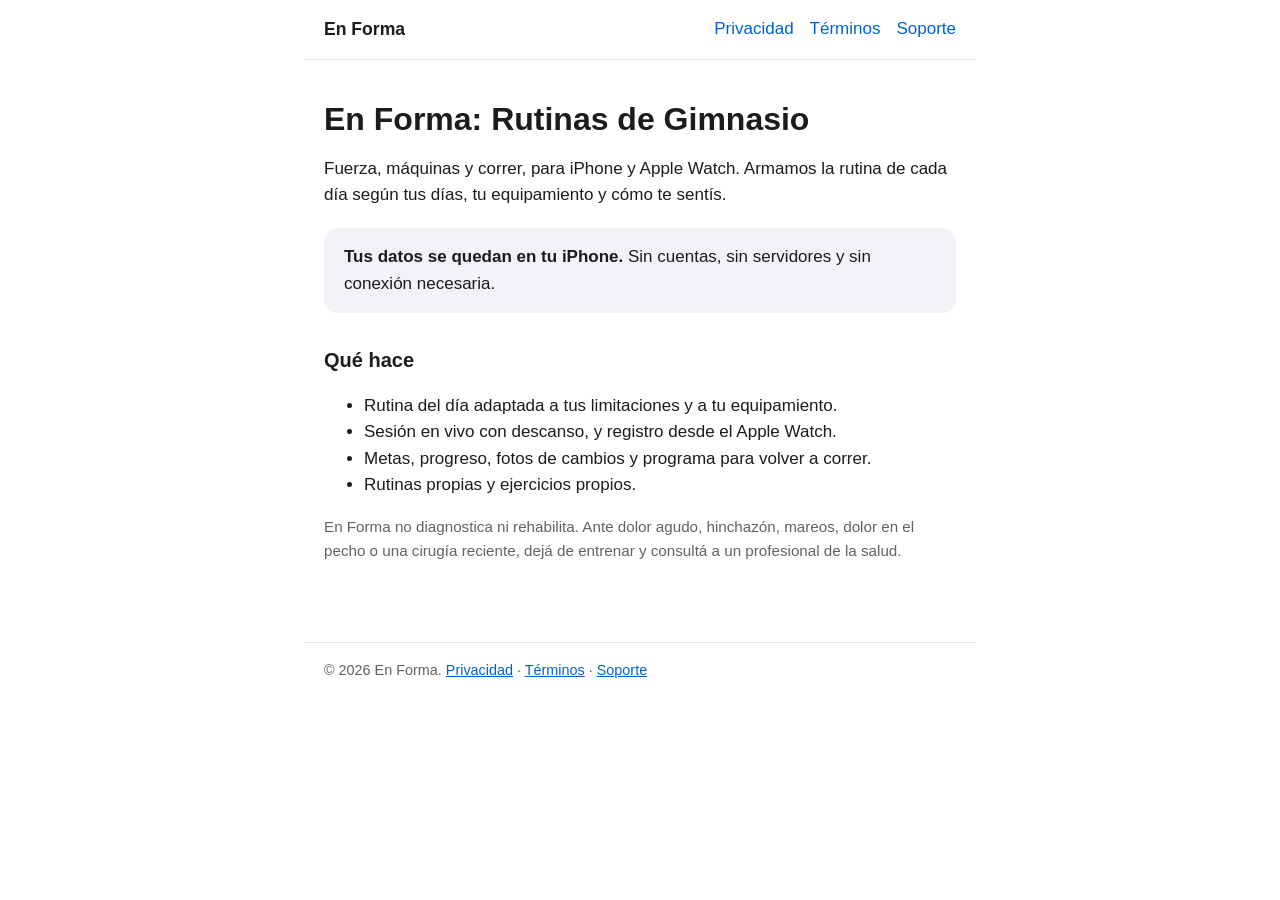
<file: index.html>
<!doctype html>
<html lang="es-AR">
<head>
<meta charset="utf-8">
<meta name="viewport" content="width=device-width,initial-scale=1">
<title>En Forma: Rutinas de Gimnasio · En Forma</title>
<meta name="description" content="Rutinas de fuerza, máquinas y correr para iPhone y Apple Watch. Todo en tu dispositivo.">
<link rel="stylesheet" href="style.css">
</head>
<body>
<header><a class="logo" href="index.html">En Forma</a>
<nav><a href="privacidad.html">Privacidad</a><a href="terminos.html">Términos</a><a href="soporte.html">Soporte</a></nav></header>
<main>
<h1>En Forma: Rutinas de Gimnasio</h1>
<p>Fuerza, máquinas y correr, para iPhone y Apple Watch. Armamos la rutina de cada día según tus días, tu equipamiento y cómo te sentís.</p>
<div class="card"><strong>Tus datos se quedan en tu iPhone.</strong> Sin cuentas, sin servidores y sin conexión necesaria.</div>
<h2>Qué hace</h2>
<ul>
<li>Rutina del día adaptada a tus limitaciones y a tu equipamiento.</li>
<li>Sesión en vivo con descanso, y registro desde el Apple Watch.</li>
<li>Metas, progreso, fotos de cambios y programa para volver a correr.</li>
<li>Rutinas propias y ejercicios propios.</li>
</ul>
<p class="muted">En Forma no diagnostica ni rehabilita. Ante dolor agudo, hinchazón, mareos, dolor en el pecho o una cirugía reciente, dejá de entrenar y consultá a un profesional de la salud.</p>
</main>
<footer>© 2026 En Forma. <a href="privacidad.html">Privacidad</a> · <a href="terminos.html">Términos</a> · <a href="soporte.html">Soporte</a></footer>
</body>
</html>
</file>
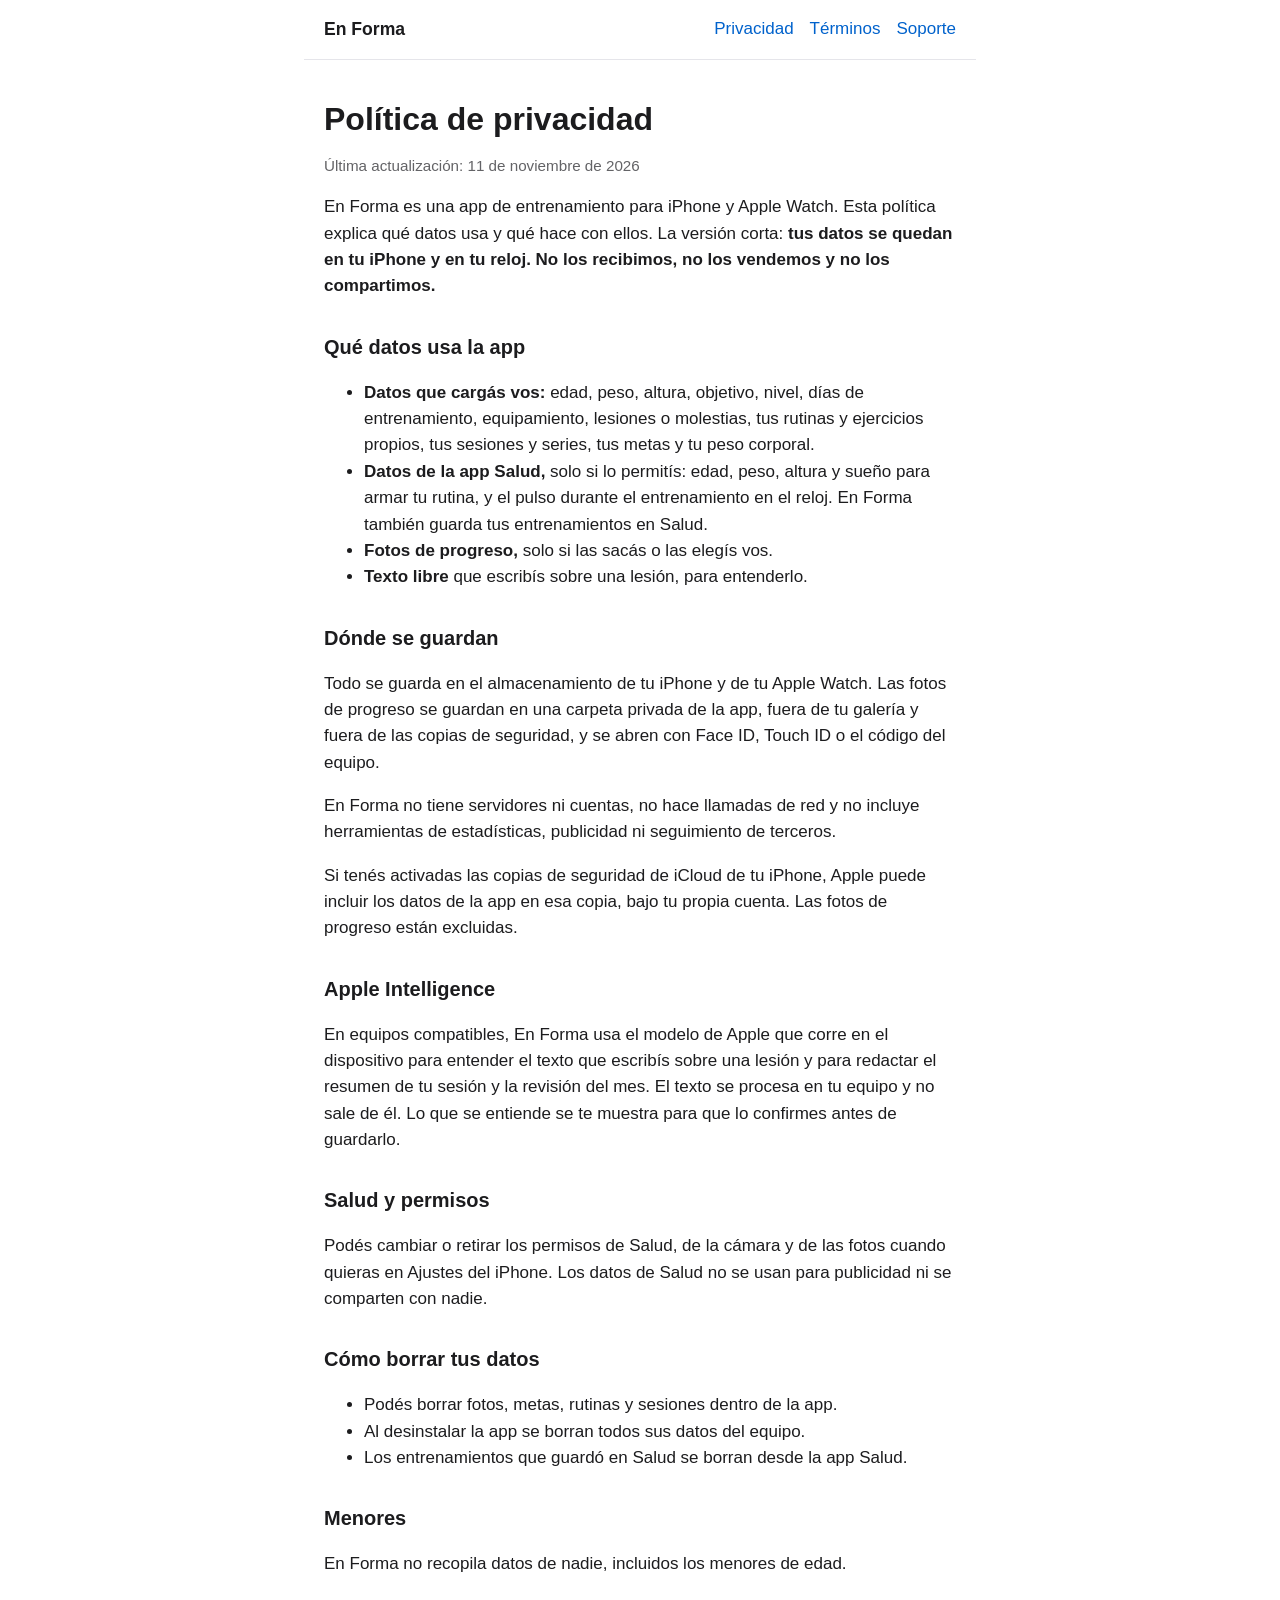
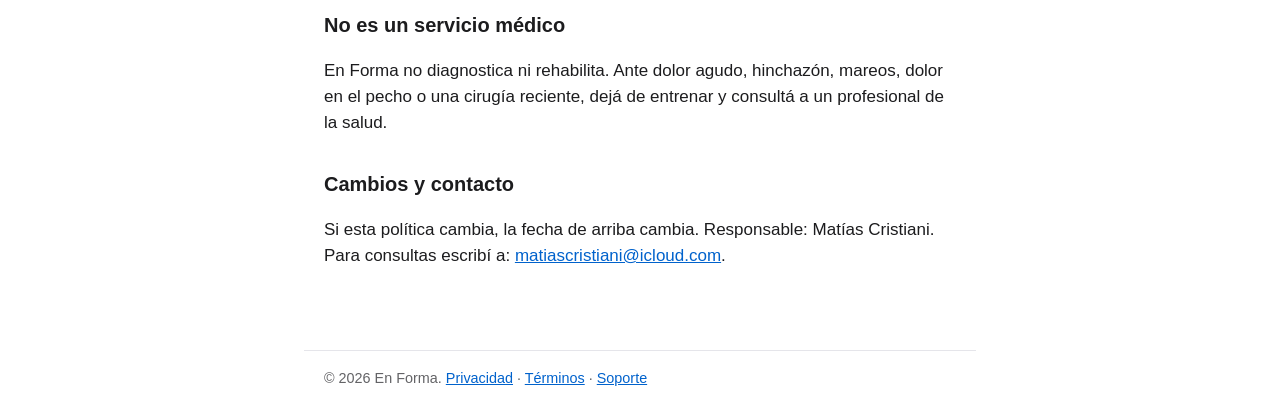
<file: privacidad.html>
<!doctype html>
<html lang="es-AR">
<head>
<meta charset="utf-8">
<meta name="viewport" content="width=device-width,initial-scale=1">
<title>Política de privacidad · En Forma</title>
<meta name="description" content="Qué datos usa En Forma y qué hace con ellos.">
<link rel="stylesheet" href="style.css">
</head>
<body>
<header><a class="logo" href="index.html">En Forma</a>
<nav><a href="privacidad.html">Privacidad</a><a href="terminos.html">Términos</a><a href="soporte.html">Soporte</a></nav></header>
<main>
<h1>Política de privacidad</h1>
<p class="muted">Última actualización: 11 de noviembre de 2026</p>
<p>En Forma es una app de entrenamiento para iPhone y Apple Watch. Esta política explica qué datos usa y qué hace con ellos. La versión corta: <strong>tus datos se quedan en tu iPhone y en tu reloj. No los recibimos, no los vendemos y no los compartimos.</strong></p>
<h2>Qué datos usa la app</h2>
<ul>
<li><strong>Datos que cargás vos:</strong> edad, peso, altura, objetivo, nivel, días de entrenamiento, equipamiento, lesiones o molestias, tus rutinas y ejercicios propios, tus sesiones y series, tus metas y tu peso corporal.</li>
<li><strong>Datos de la app Salud,</strong> solo si lo permitís: edad, peso, altura y sueño para armar tu rutina, y el pulso durante el entrenamiento en el reloj. En Forma también guarda tus entrenamientos en Salud.</li>
<li><strong>Fotos de progreso,</strong> solo si las sacás o las elegís vos.</li>
<li><strong>Texto libre</strong> que escribís sobre una lesión, para entenderlo.</li>
</ul>
<h2>Dónde se guardan</h2>
<p>Todo se guarda en el almacenamiento de tu iPhone y de tu Apple Watch. Las fotos de progreso se guardan en una carpeta privada de la app, fuera de tu galería y fuera de las copias de seguridad, y se abren con Face ID, Touch ID o el código del equipo.</p>
<p>En Forma no tiene servidores ni cuentas, no hace llamadas de red y no incluye herramientas de estadísticas, publicidad ni seguimiento de terceros.</p>
<p>Si tenés activadas las copias de seguridad de iCloud de tu iPhone, Apple puede incluir los datos de la app en esa copia, bajo tu propia cuenta. Las fotos de progreso están excluidas.</p>
<h2>Apple Intelligence</h2>
<p>En equipos compatibles, En Forma usa el modelo de Apple que corre en el dispositivo para entender el texto que escribís sobre una lesión y para redactar el resumen de tu sesión y la revisión del mes. El texto se procesa en tu equipo y no sale de él. Lo que se entiende se te muestra para que lo confirmes antes de guardarlo.</p>
<h2>Salud y permisos</h2>
<p>Podés cambiar o retirar los permisos de Salud, de la cámara y de las fotos cuando quieras en Ajustes del iPhone. Los datos de Salud no se usan para publicidad ni se comparten con nadie.</p>
<h2>Cómo borrar tus datos</h2>
<ul>
<li>Podés borrar fotos, metas, rutinas y sesiones dentro de la app.</li>
<li>Al desinstalar la app se borran todos sus datos del equipo.</li>
<li>Los entrenamientos que guardó en Salud se borran desde la app Salud.</li>
</ul>
<h2>Menores</h2>
<p>En Forma no recopila datos de nadie, incluidos los menores de edad.</p>
<h2>No es un servicio médico</h2>
<p>En Forma no diagnostica ni rehabilita. Ante dolor agudo, hinchazón, mareos, dolor en el pecho o una cirugía reciente, dejá de entrenar y consultá a un profesional de la salud.</p>
<h2>Cambios y contacto</h2>
<p>Si esta política cambia, la fecha de arriba cambia. Responsable: Matías Cristiani. Para consultas escribí a: <a href="mailto:matiascristiani@icloud.com">matiascristiani@icloud.com</a>.</p>
</main>
<footer>© 2026 En Forma. <a href="privacidad.html">Privacidad</a> · <a href="terminos.html">Términos</a> · <a href="soporte.html">Soporte</a></footer>
</body>
</html>
</file>
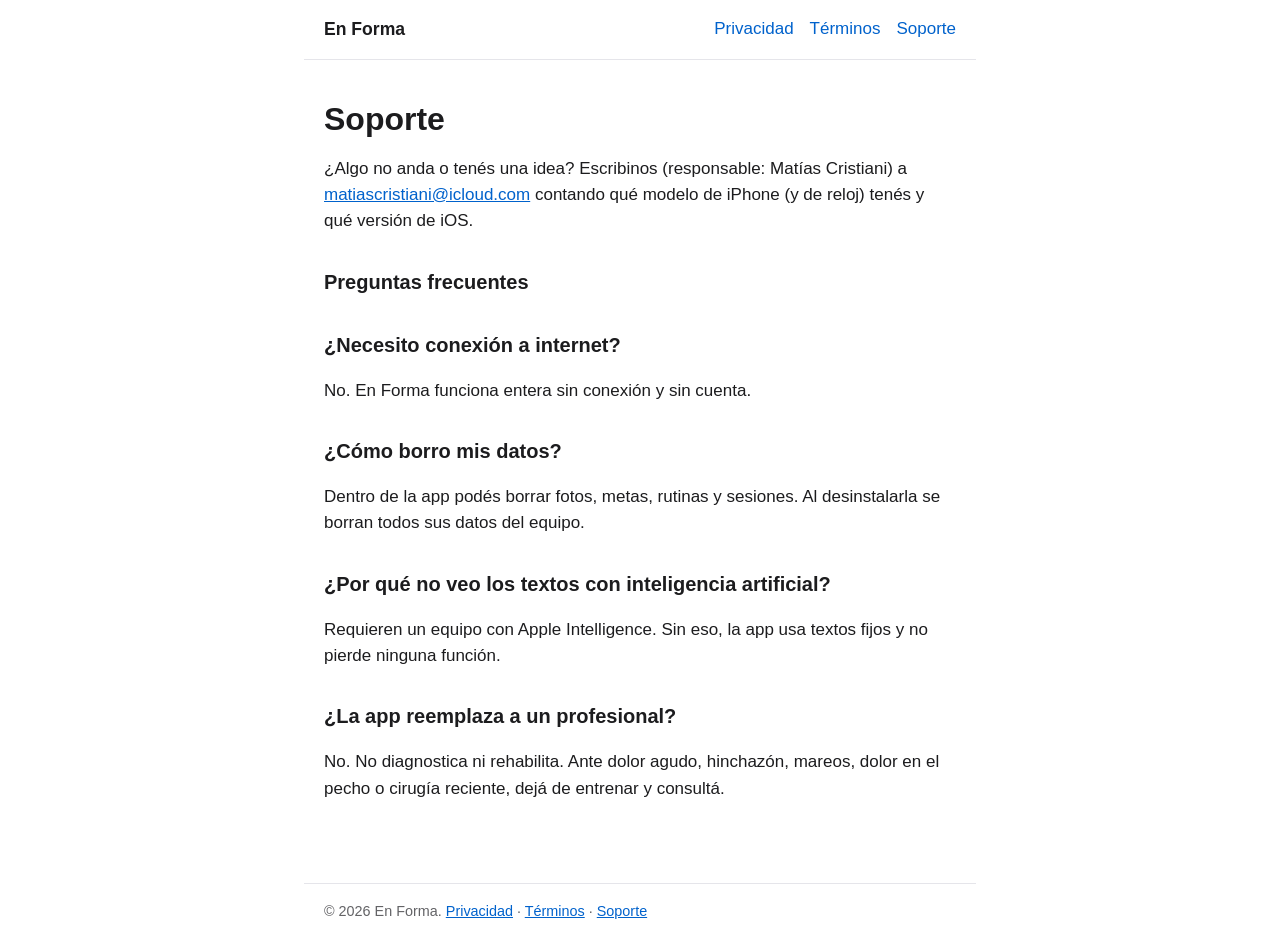
<file: soporte.html>
<!doctype html>
<html lang="es-AR">
<head>
<meta charset="utf-8">
<meta name="viewport" content="width=device-width,initial-scale=1">
<title>Soporte · En Forma</title>
<meta name="description" content="Ayuda y contacto de En Forma.">
<link rel="stylesheet" href="style.css">
</head>
<body>
<header><a class="logo" href="index.html">En Forma</a>
<nav><a href="privacidad.html">Privacidad</a><a href="terminos.html">Términos</a><a href="soporte.html">Soporte</a></nav></header>
<main>
<h1>Soporte</h1>
<p>¿Algo no anda o tenés una idea? Escribinos (responsable: Matías Cristiani) a <a href="mailto:matiascristiani@icloud.com">matiascristiani@icloud.com</a> contando qué modelo de iPhone (y de reloj) tenés y qué versión de iOS.</p>
<h2>Preguntas frecuentes</h2>
<h2>¿Necesito conexión a internet?</h2><p>No. En Forma funciona entera sin conexión y sin cuenta.</p>
<h2>¿Cómo borro mis datos?</h2><p>Dentro de la app podés borrar fotos, metas, rutinas y sesiones. Al desinstalarla se borran todos sus datos del equipo.</p>
<h2>¿Por qué no veo los textos con inteligencia artificial?</h2><p>Requieren un equipo con Apple Intelligence. Sin eso, la app usa textos fijos y no pierde ninguna función.</p>
<h2>¿La app reemplaza a un profesional?</h2><p>No. No diagnostica ni rehabilita. Ante dolor agudo, hinchazón, mareos, dolor en el pecho o cirugía reciente, dejá de entrenar y consultá.</p>
</main>
<footer>© 2026 En Forma. <a href="privacidad.html">Privacidad</a> · <a href="terminos.html">Términos</a> · <a href="soporte.html">Soporte</a></footer>
</body>
</html>
</file>
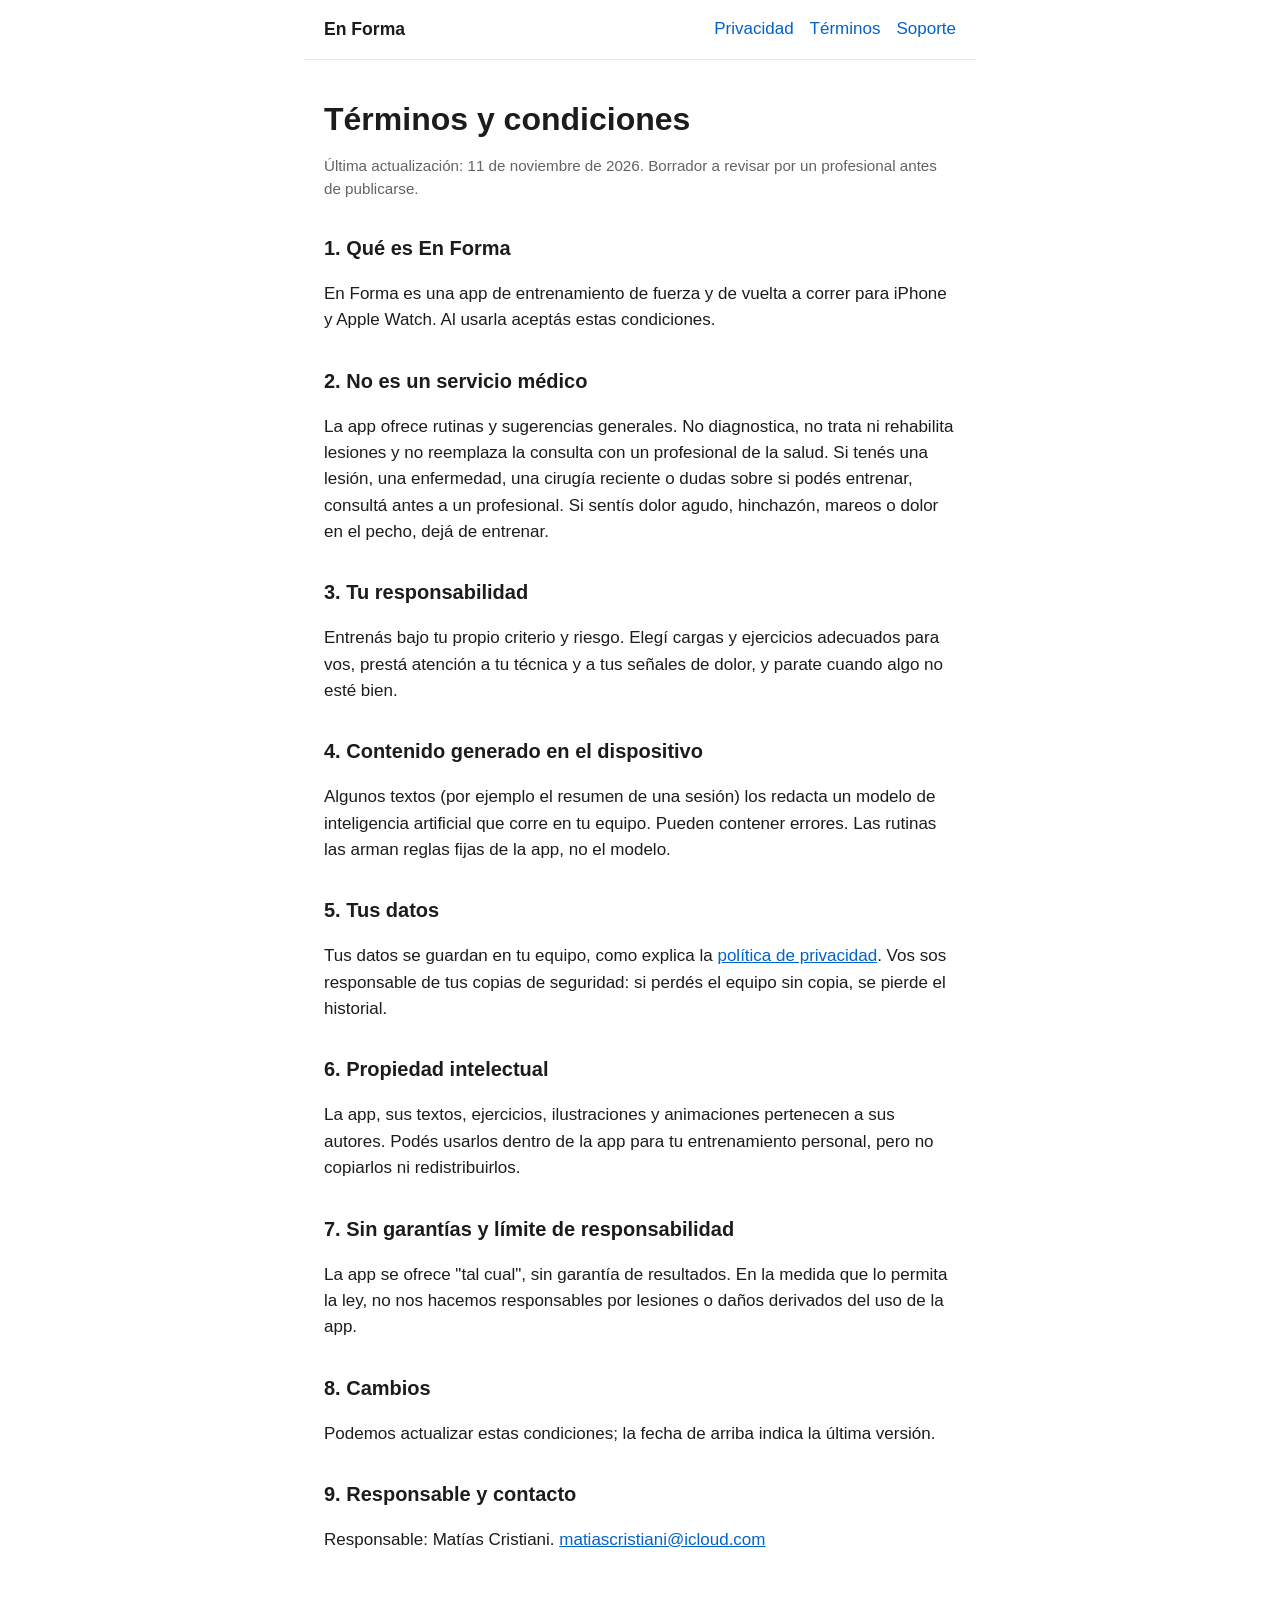
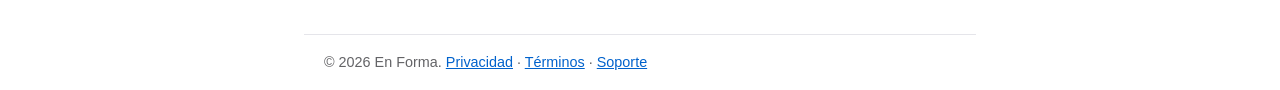
<file: terminos.html>
<!doctype html>
<html lang="es-AR">
<head>
<meta charset="utf-8">
<meta name="viewport" content="width=device-width,initial-scale=1">
<title>Términos y condiciones · En Forma</title>
<meta name="description" content="Condiciones de uso de En Forma.">
<link rel="stylesheet" href="style.css">
</head>
<body>
<header><a class="logo" href="index.html">En Forma</a>
<nav><a href="privacidad.html">Privacidad</a><a href="terminos.html">Términos</a><a href="soporte.html">Soporte</a></nav></header>
<main>
<h1>Términos y condiciones</h1>
<p class="muted">Última actualización: 11 de noviembre de 2026. Borrador a revisar por un profesional antes de publicarse.</p>
<h2>1. Qué es En Forma</h2>
<p>En Forma es una app de entrenamiento de fuerza y de vuelta a correr para iPhone y Apple Watch. Al usarla aceptás estas condiciones.</p>
<h2>2. No es un servicio médico</h2>
<p>La app ofrece rutinas y sugerencias generales. No diagnostica, no trata ni rehabilita lesiones y no reemplaza la consulta con un profesional de la salud. Si tenés una lesión, una enfermedad, una cirugía reciente o dudas sobre si podés entrenar, consultá antes a un profesional. Si sentís dolor agudo, hinchazón, mareos o dolor en el pecho, dejá de entrenar.</p>
<h2>3. Tu responsabilidad</h2>
<p>Entrenás bajo tu propio criterio y riesgo. Elegí cargas y ejercicios adecuados para vos, prestá atención a tu técnica y a tus señales de dolor, y parate cuando algo no esté bien.</p>
<h2>4. Contenido generado en el dispositivo</h2>
<p>Algunos textos (por ejemplo el resumen de una sesión) los redacta un modelo de inteligencia artificial que corre en tu equipo. Pueden contener errores. Las rutinas las arman reglas fijas de la app, no el modelo.</p>
<h2>5. Tus datos</h2>
<p>Tus datos se guardan en tu equipo, como explica la <a href="privacidad.html">política de privacidad</a>. Vos sos responsable de tus copias de seguridad: si perdés el equipo sin copia, se pierde el historial.</p>
<h2>6. Propiedad intelectual</h2>
<p>La app, sus textos, ejercicios, ilustraciones y animaciones pertenecen a sus autores. Podés usarlos dentro de la app para tu entrenamiento personal, pero no copiarlos ni redistribuirlos.</p>
<h2>7. Sin garantías y límite de responsabilidad</h2>
<p>La app se ofrece "tal cual", sin garantía de resultados. En la medida que lo permita la ley, no nos hacemos responsables por lesiones o daños derivados del uso de la app.</p>
<h2>8. Cambios</h2>
<p>Podemos actualizar estas condiciones; la fecha de arriba indica la última versión.</p>
<h2>9. Responsable y contacto</h2>
<p>Responsable: Matías Cristiani. <a href="mailto:matiascristiani@icloud.com">matiascristiani@icloud.com</a></p>
</main>
<footer>© 2026 En Forma. <a href="privacidad.html">Privacidad</a> · <a href="terminos.html">Términos</a> · <a href="soporte.html">Soporte</a></footer>
</body>
</html>
</file>
<file: style.css>
:root{--bg:#fff;--fg:#1c1c1e;--muted:#636366;--tint:#0062cc;--line:#e5e5ea;--card:#f2f2f7}
@media (prefers-color-scheme:dark){:root{--bg:#000;--fg:#f2f2f7;--muted:#aeaeb2;--tint:#4da3ff;--line:#2c2c2e;--card:#1c1c1e}}
*{box-sizing:border-box}
body{margin:0;background:var(--bg);color:var(--fg);font:17px/1.55 -apple-system,BlinkMacSystemFont,"SF Pro Text","Helvetica Neue",Arial,sans-serif}
main,header,footer{max-width:42rem;margin:0 auto;padding:1rem 1.25rem}
header{display:flex;justify-content:space-between;align-items:center;border-bottom:1px solid var(--line)}
header a.logo{font-weight:700;color:var(--fg);text-decoration:none;font-size:1.1rem}
nav a{margin-left:1rem;color:var(--tint);text-decoration:none}
h1{font-size:2rem;line-height:1.2;margin:1.5rem 0 .5rem}
h2{font-size:1.25rem;margin:2rem 0 .5rem}
p,li{color:var(--fg)}
.muted{color:var(--muted);font-size:.95rem}
.card{background:var(--card);border-radius:14px;padding:1rem 1.25rem;margin:1.25rem 0}
a{color:var(--tint)}
footer{border-top:1px solid var(--line);margin-top:3rem;color:var(--muted);font-size:.9rem}
</file>
